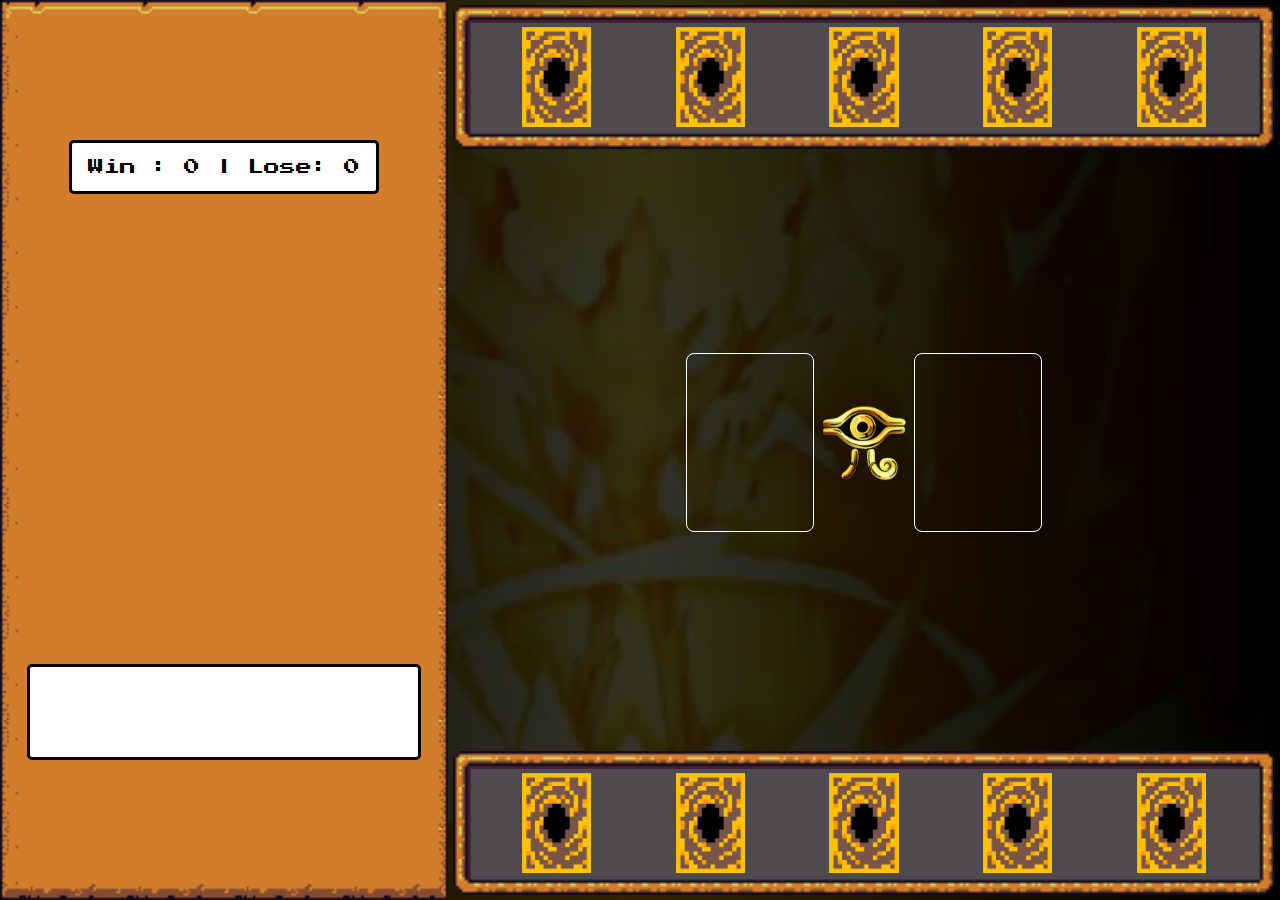
<file: js-yugioh-jokenpo/index.html>
<!DOCTYPE html>
<html lang="pt-br">
  <head>
    <meta charset="UTF-8" />
    <meta name="viewport" content="width=device-width, initial-scale=1.0" />
    <link rel="shortcut icon" href="./src/assets/favicon/Favicon.ico" type="image/x-icon" />
    <title>Yu-Gi-Oh Jo-ken-po Edition</title>
    <!-- reset css -->
    <link rel="stylesheet" href="./src/styles/reset.css" />
    <!-- framework -->
    <link rel="stylesheet" href="./src/styles/buttons.css" />
    <link rel="stylesheet" href="./src/styles/containers_and_frames.css" />
    <!-- main style -->
    <link rel="stylesheet" href="./src/styles/main.css" />
  </head>
  <body>
    <audio id="bgm" loop>
      <source src="./src/assets/audios/egyptian_duel.mp3" type="audio/mp3">
    </audio>

    <div class="bg-video">
      <video class="video" autoplay loop muted>
        <source src="./src/assets/video/yugi.mp4" type="video/mp4" />
      </video>
    </div>
    <div class="container">
      <div class="container_left framed-golden-2">
        <div class="score_box frame">
          <span id="score-points">Win : 0 | Lose: 0</span>
        </div>
        <div class="menu_avatar">
          <img id="card-image" />
        </div>
        <div class="card_details frame">
          <p id="card-name"></p>
          <p id="card-type"></p>
        </div>
      </div>
      <div class="container_right">
        <div class="card-box__container">
          <div class="card-box framed" id="computer-cards"></div>
          <div class="card-versus__container">
            <div class="card-versus-top">
              <div class="card-infield">
                <img id="player-field-card" height="180px" width="100%" />
              </div>

              <img height="100px" src="./src/assets/icons/millenium2.png" />

              <div class="card-infield">
                <img id="computer-field-card" height="180px" width="100%" />
              </div>
            </div>
            <div class="card-versus-bottom">
              <button id="next-duel" class="rpgui-button">
                GANHOU
              </button>
            </div>
          </div>
          <div class="card-box framed" id="player-cards"></div>
        </div>
      </div>
    </div>

    <script type="module" src="./src/scripts/engine.js"></script>
  </body>
</html>
</file>
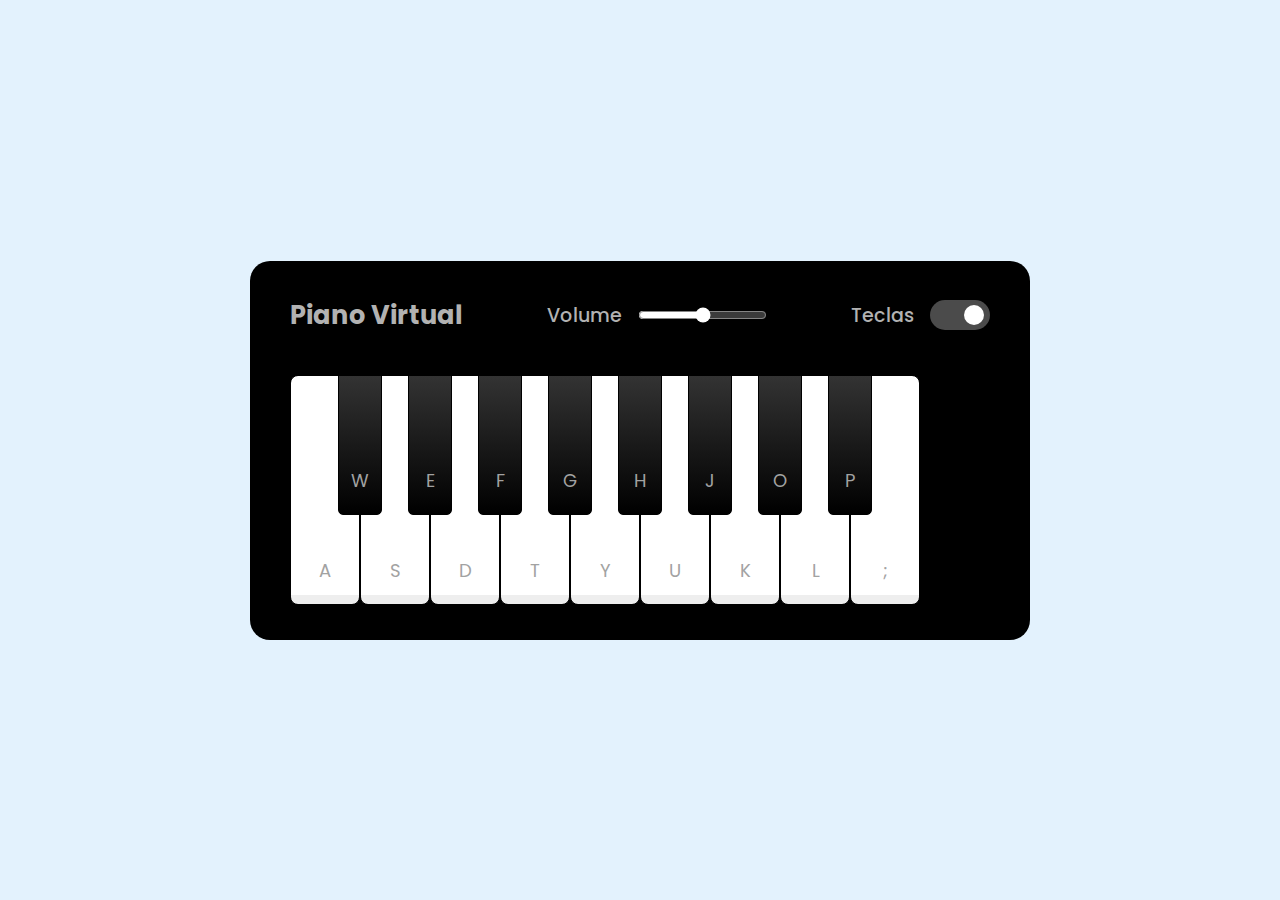
<file: simulador-piano/index.html>
<!DOCTYPE html>
<html lang="pt-br">
<head>
  <meta charset="UTF-8">
  <meta name="viewport" content="width=device-width, initial-scale=1.0">
  <link rel="shortcut icon" href="./src/img/icons8-piano-96.png" type="image/x-icon">
  <title>Piano Simulator</title>
  <!-- CSS -->
  <link rel="stylesheet" href="./src/styles/reset.css">
  <link rel="stylesheet" href="./src/styles/main.css">
</head>
<body>
  <div class="container">
    <header>
      <h2>Piano Virtual</h2>
      <div class="column volume-slider">
        <span>Volume</span>
        <input type="range" min="0" max="1" value="0.5" step="any">
      </div>
      <div class="column keys-check">
        <span>Teclas</span>
        <input type="checkbox" checked name="" id="">
      </div>
    </header>
    <ul class="piano-keys">
      <li class="key white" data-key="a"><span>a</span></li>
      <li class="key black" data-key="w"><span>w</span></li>
      <li class="key white" data-key="s"><span>s</span></li>
      <li class="key black" data-key="e"><span>e</span></li>
      <li class="key white" data-key="d"><span>d</span></li>
      <li class="key black" data-key="f"><span>f</span></li>
      <li class="key white" data-key="t"><span>t</span></li>
      <li class="key black" data-key="g"><span>g</span></li>
      <li class="key white" data-key="y"><span>y</span></li>
      <li class="key black" data-key="h"><span>h</span></li>
      <li class="key white" data-key="u"><span>u</span></li>
      <li class="key black" data-key="j"><span>j</span></li>
      <li class="key white" data-key="k"><span>k</span></li>
      <li class="key black" data-key="o"><span>o</span></li>
      <li class="key white" data-key="l"><span>l</span></li>
      <li class="key black" data-key="p"><span>p</span></li>
      <li class="key white" data-key=";"><span>;</span></li>
    </ul>
  </div>

  <!-- Script -->
  <script src="./src/scripts/engine.js"></script>
</body>
</html>
</file>
<file: js-yugioh-jokenpo/src/styles/buttons.css>
/**
* Styling for buttons
*/

/* button style */
.rpgui-button {
  /* hide button default stuff */
  background-color: Transparent;
  background-repeat: no-repeat;
  border: none;
  overflow: hidden;
  outline: none;

  /* background */
  background: url("../assets/rpg/button.png") no-repeat no-repeat;
  background-clip: padding-box;
  background-origin: padding-box;
  background-position: center;
  background-size: 100% 100%;

  /* font size */
  font-size: 1em;

  /* default size and display */
  max-width: 100%;
  min-width: 140px;
  height: 60px;
  display: inline-block;

  /* padding */
  padding-left: 35px;
  padding-right: 35px;
}

/* button hover */
.rpgui-button.hover,
.rpgui-button:hover {
  background-image: url("../assets/rpg/button-hover.png");
}

/* button clicked */
.rpgui-button.down,
.rpgui-button:active {
  background-image: url("../assets/rpg/button-down.png");
}

/* golden button stuff */
.rpgui-button.golden p {
  display: inline-block;
}

/* golden button style */
.rpgui-button.golden {
  /* hide button default stuff */
  background-color: Transparent;
  background-repeat: no-repeat;
  border: none;
  overflow: hidden;
  outline: none;

  /* background */
  background: url("../assets/rpg/button-golden.png") no-repeat no-repeat;
  background-clip: padding-box;
  background-origin: padding-box;
  background-position: center;
  background-size: 100% 80%;

  /* default size and display */
  max-width: 100%;
  min-width: 140px;
  height: 60px;
  display: inline-block;

  /* padding */
  padding-top: 5px;
  padding-left: 35px;
  padding-right: 35px;
  overflow: visible;
}

/* button hover */
.rpgui-button.golden.hover,
.rpgui-button.golden:hover {
  background-image: url("../assets/rpg/button-golden-hover.png");
}

/* button clicked */
.rpgui-button.golden.down,
.rpgui-button.golden:active {
  background-image: url("../assets/rpg/button-golden-down.png");
}

.rpgui-button.golden:before {
  white-space: nowrap;
  display: inline-block;
  content: "";
  width: 34px;
  display: block;
  height: 110%;
  background: transparent url("../assets/rpg/button-golden-left.png") no-repeat
    right center;
  background-size: 100% 100%;
  margin: 0 0 0 0;
  left: 0px;
  float: left;
  margin-left: -46px;
  margin-top: -5%;
}

.rpgui-button.golden:after {
  white-space: nowrap;
  display: block;
  content: "";
  width: 34px;
  height: 110%;
  background: transparent url("../assets/rpg/button-golden-right.png") no-repeat
    left center;
  background-size: 100% 100%;
  margin: 0 0 0 0;
  right: 0px;
  float: right;
  margin-right: -46px;
  margin-top: -5%;
}

/*
.rpgui-button.golden:hover:before {

  background-image: url('img/button-golden-left-hover.png');
}

.rpgui-button.golden:hover:after {

  background-image: url('img/button-golden-right-hover.png');
}
*/
</file>
<file: js-yugioh-jokenpo/src/styles/containers_and_frames.css>
/**
* customized divs (containers) and framed objects (background and frame image).
*/

/* game div without background image*/
.rpgui-container {
  /* position style and default z */
  position: fixed;
  z-index: 10;

  overflow: show;
}

/* game div with background image*/
.framed {
  /* border */
  border-style: solid;
  border-image-source: url("../assets/rpg/border-image.png");
  border-image-repeat: repeat;
  border-image-slice: 6 6 6 6;
  border-image-width: 18px;
  border-width: 15px;
  padding: 12px;

  /* internal border */
  box-sizing: border-box;
  -moz-box-sizing: border-box;
  -webkit-box-sizing: border-box;

  /* background */
  background: url("../assets/rpg/background-image.png") repeat repeat;
  background-clip: padding-box;
  background-origin: padding-box;
  background-position: center;
}

/* game div with golden background image*/
.framed-golden {
  /* border */
  border-style: solid;
  border-image-source: url("../assets/rpg/border-image-golden.png");
  border-image-repeat: repeat;
  border-image-slice: 4 4 4 4;
  border-image-width: 18px;
  border-width: 15px;
  padding: 12px;

  /* internal border */
  box-sizing: border-box;
  -moz-box-sizing: border-box;
  -webkit-box-sizing: border-box;

  /* background */
  background: url("../assets/rpg/background-image-golden.png") repeat repeat;
  background-clip: padding-box;
  background-origin: padding-box;
  background-position: center;
}

/* game div with golden2 background image*/
.framed-golden-2 {
  /* border */
  border-style: solid;
  border-image-source: url("../assets/rpg/border-image-golden2.png");
  border-image-repeat: repeat;
  border-image-slice: 8 8 8 8;
  border-image-width: 18px;
  border-width: 15px;
  padding: 12px;

  /* internal border */
  box-sizing: border-box;
  -moz-box-sizing: border-box;
  -webkit-box-sizing: border-box;

  /* background */
  background: url("../assets/rpg/background-image-golden2.png") repeat repeat;
  background-clip: padding-box;
  background-origin: padding-box;
  background-position: center;
}

/* game div with soft grey background image*/
.framed-grey {
  position: relative;

  /* border */
  border-style: solid;
  border-image-source: url("../assets/rpg/border-image-grey.png");
  border-image-repeat: repeat;
  border-image-slice: 3 3 3 3;
  border-image-width: 7px;
  border-width: 7px;
  padding: 12px;

  /* internal border */
  box-sizing: border-box;
  -moz-box-sizing: border-box;
  -webkit-box-sizing: border-box;

  /* background */
  background: url("../assets/rpg/background-image-grey.png") repeat repeat;
  background-clip: padding-box;
  background-origin: padding-box;
  background-position: center;
}
</file>
<file: js-yugioh-jokenpo/src/styles/main.css>
body {
  cursor: url("../assets/cursor/yugicursor.png"), default;
}

button,
button:hover,
a,
a:hover,
img,
img:hover {
  cursor: url("../assets/cursor/yamiyugicursorGLOW.png"), auto;
}

.bg-video {
  position: absolute;
  z-index: -2;
  width: 100vw;
  height: 100vh;
  overflow: hidden;
  display: flex;
  justify-content: center;
}

.bg-video .video {
  height: 100vh;
}

.bg-video::after {
  content: "";
  position: absolute;
  top: 0;
  left: 0;
  height: 100vh;
  width: 100vw;
  background: linear-gradient(
    90deg,
    rgba(0, 0, 0, 1) 0%,
    rgba(0, 0, 0, 0.8) 50%,
    rgba(0, 0, 0, 1) 100%
  );
}

.container {
  position: relative;
  z-index: 3;
  display: flex;
  height: 100vh;
}

.container_left {
  width: 35%;
  min-width: 320px;
  display: flex;
  flex-direction: column;
  align-items: center;
  justify-content: space-around;
}

.container_right {
  width: 65%;
}

.score_box {
  background-color: #ffffff;
  padding: 1rem;
}

.frame {
  border: 3px solid #000000;
  border-radius: 5px;
}

.card_details {
  background-color: #ffffff;
  padding: 1rem;
  display: flex;
  flex-direction: column;
  align-items: center;
  justify-content: space-between;
  height: 6rem;
  width: 100%;
}

#card-name {
  font-size: 0.8rem;
}

#card-type {
  font-size: 1rem;
}

.card-box__container {
  height: 100vh;
  display: flex;
  flex-direction: column;
  justify-content: space-between;
  padding: 0.3rem;
}

.card-versus__container {
  display: flex;
  flex-direction: column;
  justify-content: center;
  align-items: center;
  padding-top: 0.1rem;
  height: 300px;
}

.card-versus-top,
.card-versus-bottom {
  display: flex;
  align-items: center;
  justify-content: center;
}

.card-versus-bottom {
  margin-top: 1rem;
}

#next-duel {
  display: none;
}

.card-box {
  height: 9rem;
  width: 100%;
  display: flex;
  flex-direction: row;
  align-items: center;
  justify-content: space-around;
}

.card-infield {
  height: 11.2rem;
  width: 8rem;
  border-radius: 0.5rem;
  border: 1px solid #ffffff;
}

.card {
  transition: transform 0.2s;
}

.card:hover {
  transform: scale(1.2);
}
</file>
<file: simulador-piano/src/styles/main.css>
body {
  min-height: 100vh;
  display: flex;
  align-items: center;
  justify-content: center;
  background-color: #e3f2fd;
  color: #fff;
}

.container {
  width: 780px;
  border-radius: 1.25rem;
  padding: 35px 40px;
  background-color: black;
}

.container header {
  color: #b2b2b2;
  display: flex;
  align-items: center;
  justify-content: space-between;
}

header h2 {
  font-size: 1.6rem;;
}

header .column {
  display: flex;
  align-items: center;
}

header .column span {
  font-weight: 500;
  font-size: 1.19rem;
  margin-right: 16px;
}

.volume-slider input {
  accent-color: #ffffff;
}

.keys-check input {
  width: 60px;
  height: 30px;
  appearance: none;
  border-radius: 30px;
  background-color: #4b4b4b;
  cursor: pointer;
  position: relative;
}

.keys-check input::before {
  content: "";
  width: 20px;
  height: 20px;
  background-color: #8c8c8c;
  position: absolute;
  top: 50%;
  left: 0.3rem;
  border-radius: inherit;
  transform: translateY(-50%);
  transition: all 0.3s ease;
}

.keys-check input:checked::before {
  left: 2.1rem;
  background-color: #ffffff;
}

.piano-keys {
  display: flex;
  margin-top: 40px;
}

.piano-keys .key {
  cursor: pointer;
  user-select: none;
  color: #a2a2a2;
  position: relative;
  text-transform: uppercase;
}

.piano-keys .white {
  width: 70px;
  height: 230px;
  border: 1px solid black;
  border-radius: 0.5rem;
  background: linear-gradient(#fff 96%, #eee 4%);
}

.piano-keys .white.active {
  box-shadow: inset -5px 5px 20px rgba(0,0,0,0.2);
  background: linear-gradient(to bottom #fff 0%, #eee 100%);
}

.piano-keys .black {
  width: 44px;
  height: 140px;
  z-index: 2;
  margin: 0 -22px;
  border: 1px solid black;
  border-radius: 0 0 5px 5px;
  background: linear-gradient(#333, #000);
}

.piano-keys .black.active {
  box-shadow: inset -5px 5px 10px rgba(255,255,255,0.1);
  background: linear-gradient(to bottom #000, #434343);
}

.piano-keys span {
  position: absolute;
  bottom: 20px;
  width: 100%;
  text-align: center;
  font-size: 1.13rem;
}

.piano-keys .key.hide span {
  display: none;
}
</file>
